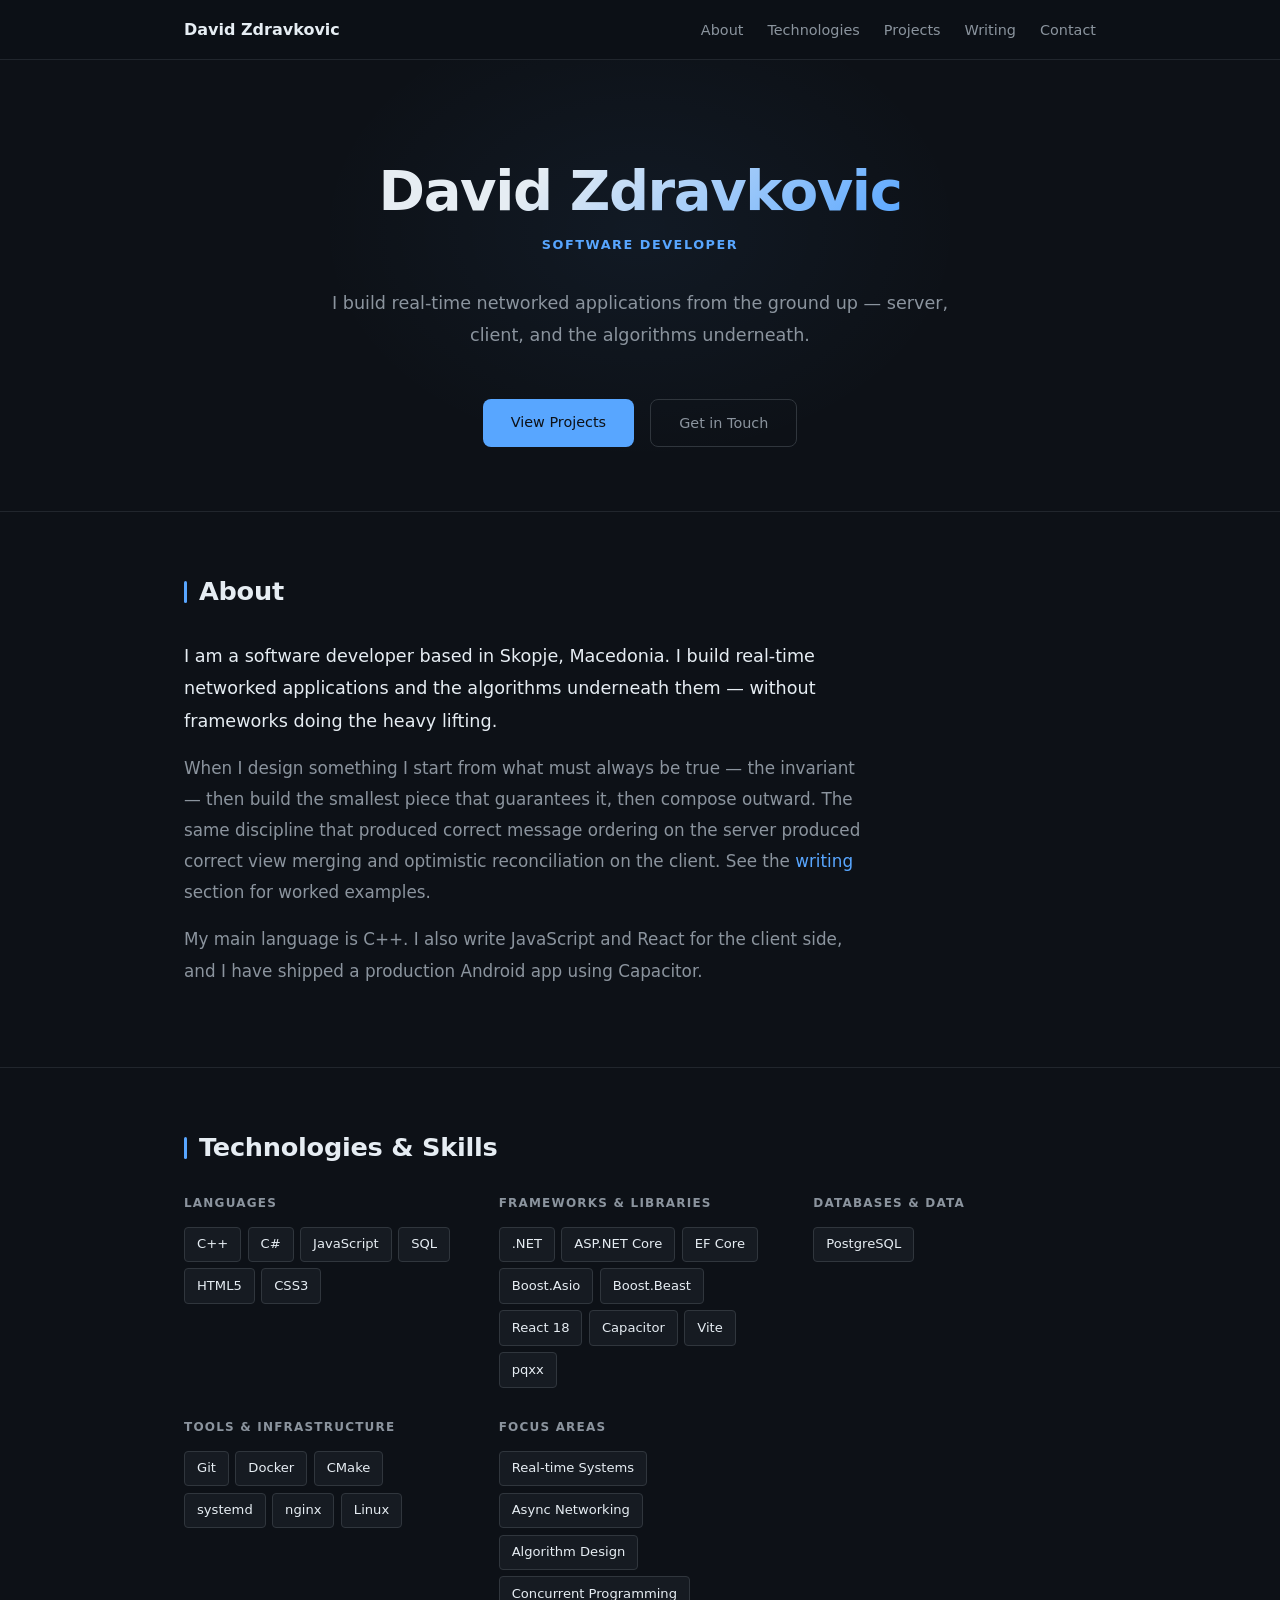
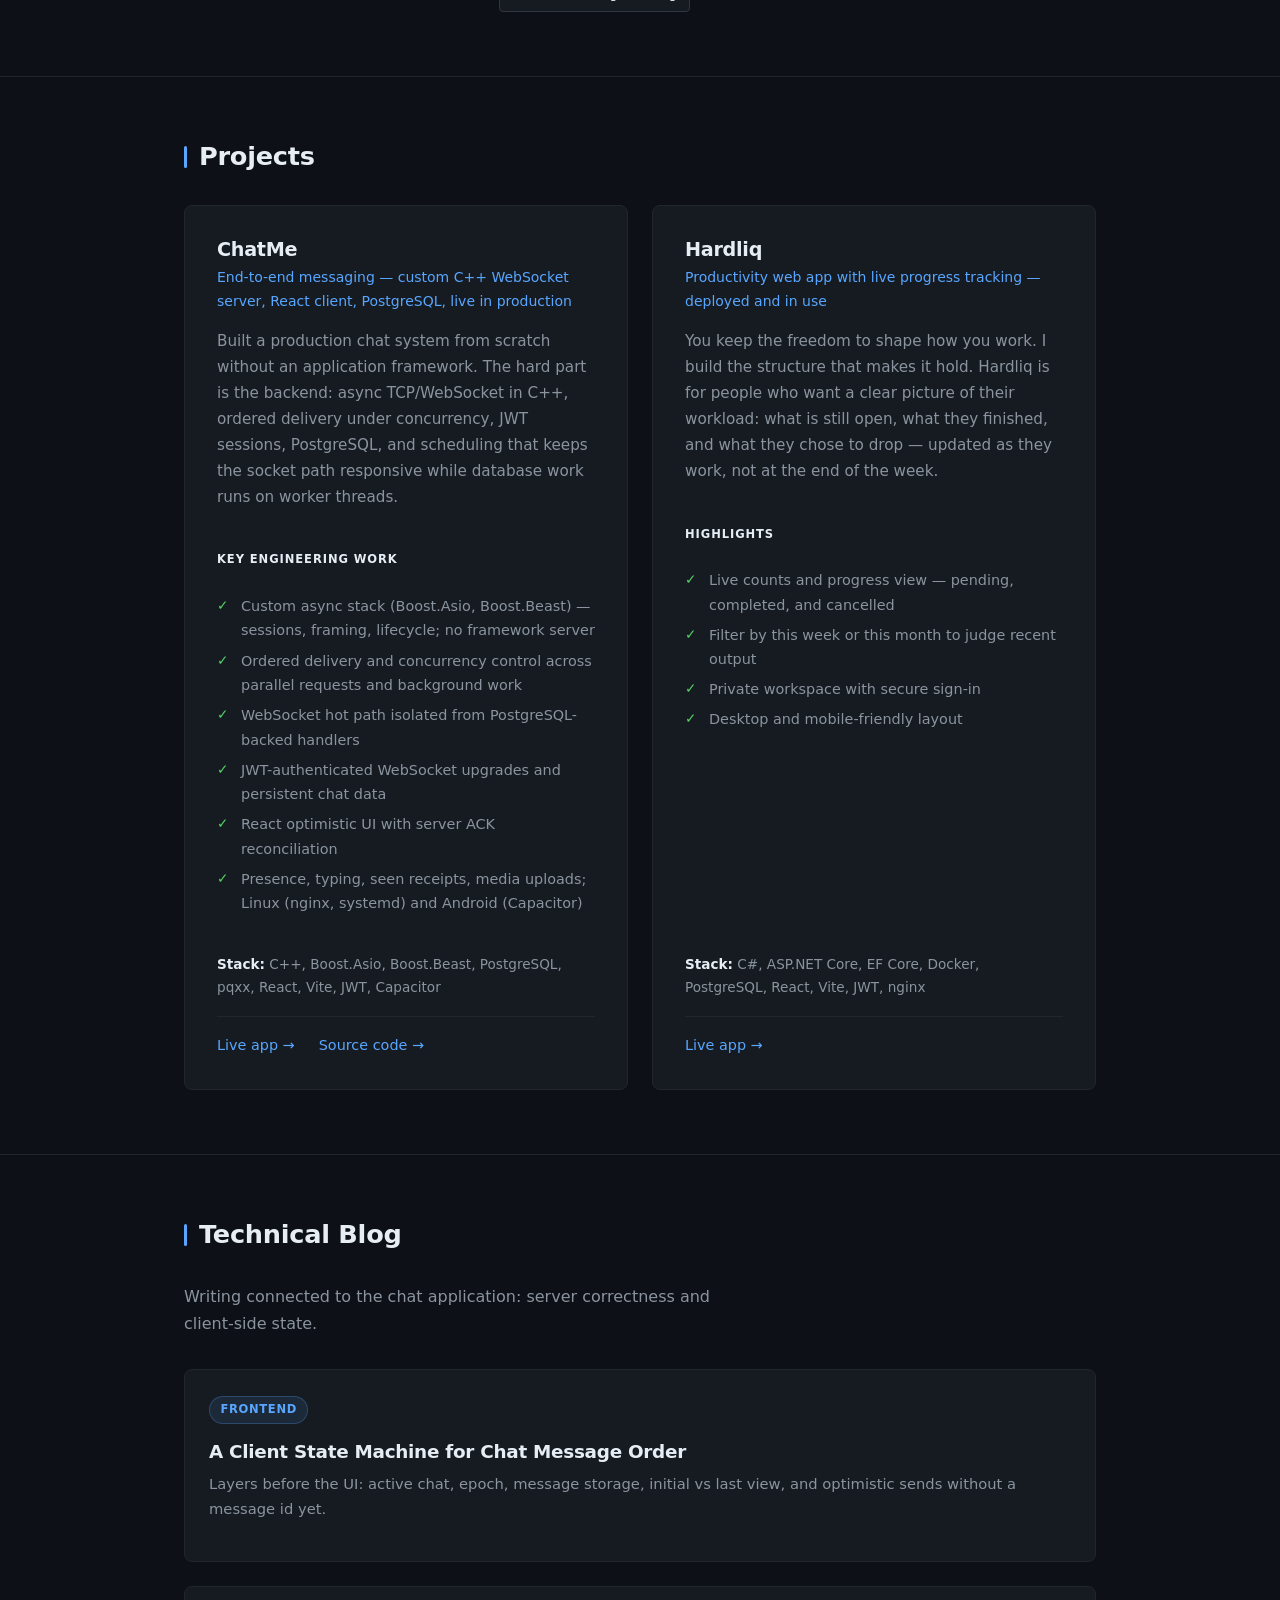
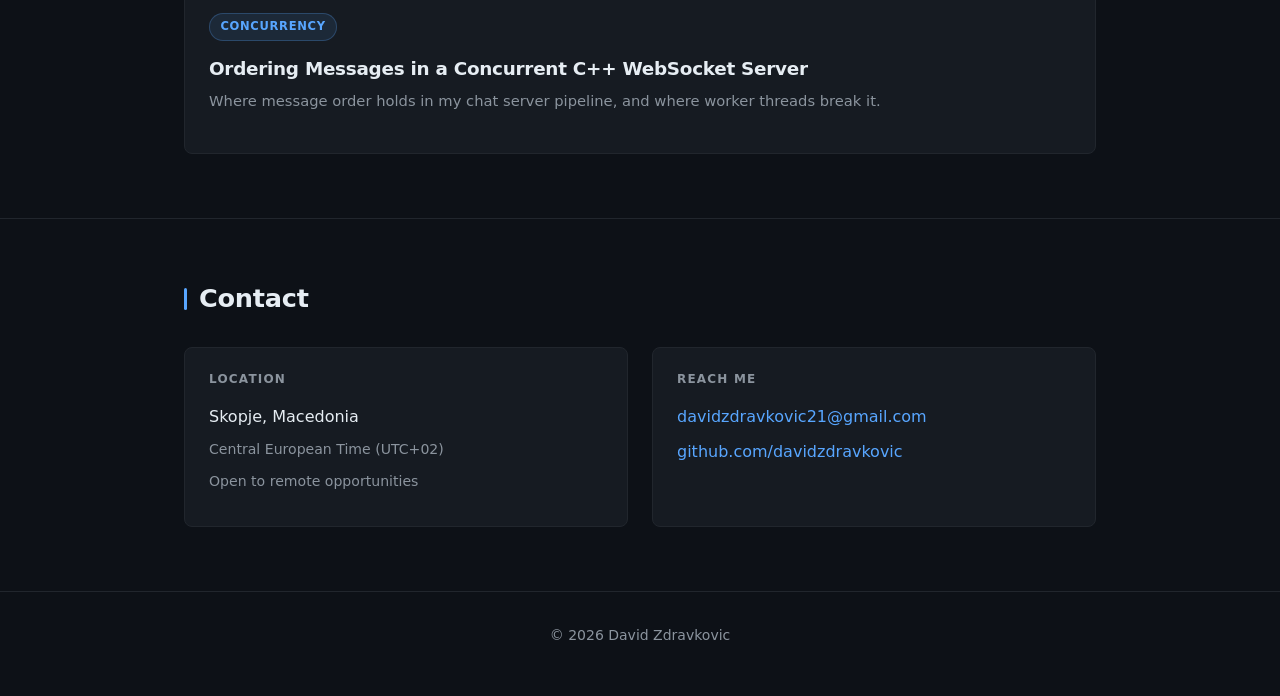
<file: index.html>
<!DOCTYPE html>
<html lang="en">
<head>
    <meta charset="UTF-8">
    <meta name="viewport" content="width=device-width, initial-scale=1.0">
    <title>David Zdravkovic — Software Developer</title>
    <meta name="description" content="David Zdravkovic — software developer building real-time systems in C++ and React. Deployed a WebSocket chat server serving live users.">
    <link rel="stylesheet" href="styles.css">
</head>
<body>

    <nav class="nav">
        <div class="container nav-inner">
            <div class="nav-mobile-header">
                <a href="index.html" class="nav-brand">David Zdravkovic</a>
                <button class="nav-toggle" type="button" aria-controls="nav-links" aria-expanded="false">
                    <span class="nav-toggle-text">Menu</span>
                    <span class="nav-toggle-bars" aria-hidden="true">
                        <span></span><span></span><span></span>
                    </span>
                </button>
            </div>
            <ul class="nav-links" id="nav-links">
                <li><a href="#about">About</a></li>
                <li><a href="#technologies">Technologies</a></li>
                <li><a href="#projects">Projects</a></li>
                <li><a href="#writing">Writing</a></li>
                <li><a href="#contact">Contact</a></li>
            </ul>
        </div>
    </nav>

    <header class="hero">
        <div class="container">
            <h1 class="hero-title">David Zdravkovic</h1>
            <p class="hero-subtitle">Software Developer</p>
            <p class="hero-tagline">I build real-time networked applications from the ground up — server, client, and the algorithms underneath.</p>
            <div class="hero-cta">
                <a href="#projects" class="hero-btn">View Projects</a>
                <a href="#contact" class="hero-btn hero-btn--ghost">Get in Touch</a>
            </div>
        </div>
    </header>

    <main>

        <section id="about" class="section">
            <div class="container">
                <h2 class="section-title">About</h2>
                <div class="about-text">
                    <p>
                        I am a software developer based in Skopje, Macedonia.
                        I build real-time networked applications and the algorithms underneath them —
                        without frameworks doing the heavy lifting.
                    </p>
                    <p>
                        When I design something I start from what must always be true — the invariant —
                        then build the smallest piece that guarantees it, then compose outward. The same
                        discipline that produced correct message ordering on the server produced correct
                        view merging and optimistic reconciliation on the client. See the <a href="#writing">writing</a>
                        section for worked examples.
                    </p>
                    <p>
                        My main language is C++. I also write JavaScript and React for the client side,
                        and I have shipped a production Android app using Capacitor.
                    </p>
                </div>
            </div>
        </section>

        <section id="technologies" class="section">
            <div class="container">
                <h2 class="section-title">Technologies & Skills</h2>

                <div class="tech-categories">

                    <div class="tech-category">
                        <h3 class="tech-category-title">Languages</h3>
                        <ul class="tech-tags">
                            <li class="tech-tag">C++</li>
                            <li class="tech-tag">C#</li>
                            <li class="tech-tag">JavaScript</li>
                            <li class="tech-tag">SQL</li>
                            <li class="tech-tag">HTML5</li>
                            <li class="tech-tag">CSS3</li>
                        </ul>
                    </div>

                    <div class="tech-category" data-accent="purple">
                        <h3 class="tech-category-title">Frameworks & Libraries</h3>
                        <ul class="tech-tags">
                            <li class="tech-tag">.NET</li>
                            <li class="tech-tag">ASP.NET Core</li>
                            <li class="tech-tag">EF Core</li>
                            <li class="tech-tag">Boost.Asio</li>
                            <li class="tech-tag">Boost.Beast</li>
                            <li class="tech-tag">React 18</li>
                            <li class="tech-tag">Capacitor</li>
                            <li class="tech-tag">Vite</li>
                            <li class="tech-tag">pqxx</li>
                        </ul>
                    </div>

                    <div class="tech-category" data-accent="green">
                        <h3 class="tech-category-title">Databases & Data</h3>
                        <ul class="tech-tags">
                            <li class="tech-tag">PostgreSQL</li>
                        </ul>
                    </div>

                    <div class="tech-category" data-accent="orange">
                        <h3 class="tech-category-title">Tools & Infrastructure</h3>
                        <ul class="tech-tags">
                            <li class="tech-tag">Git</li>
                            <li class="tech-tag">Docker</li>
                            <li class="tech-tag">CMake</li>
                            <li class="tech-tag">systemd</li>
                            <li class="tech-tag">nginx</li>
                            <li class="tech-tag">Linux</li>
                        </ul>
                    </div>

                    <div class="tech-category">
                        <h3 class="tech-category-title">Focus Areas</h3>
                        <ul class="tech-tags">
                            <li class="tech-tag">Real-time Systems</li>
                            <li class="tech-tag">Async Networking</li>
                            <li class="tech-tag">Algorithm Design</li>
                            <li class="tech-tag">Concurrent Programming</li>
                        </ul>
                    </div>

                </div>
            </div>
        </section>

        <section id="projects" class="section">
            <div class="container">
                <h2 class="section-title">Projects</h2>

                <div class="projects-grid">

                    <article class="project-card">
                        <h3 class="project-title">ChatMe</h3>
                        <p class="project-subtitle">End-to-end messaging — custom C++ WebSocket server, React client, PostgreSQL, live in production</p>
                        <p class="project-description">
                            Built a production chat system from scratch without an application framework.
                            The hard part is the backend: async TCP/WebSocket in C++, ordered delivery under concurrency,
                            JWT sessions, PostgreSQL, and scheduling that keeps the socket path responsive while
                            database work runs on worker threads.
                        </p>
                        <p class="project-bullets-label">Key engineering work</p>
                        <ul class="project-bullets">
                            <li>Custom async stack (Boost.Asio, Boost.Beast) — sessions, framing, lifecycle; no framework server</li>
                            <li>Ordered delivery and concurrency control across parallel requests and background work</li>
                            <li>WebSocket hot path isolated from PostgreSQL-backed handlers</li>
                            <li>JWT-authenticated WebSocket upgrades and persistent chat data</li>
                            <li>React optimistic UI with server ACK reconciliation</li>
                            <li>Presence, typing, seen receipts, media uploads; Linux (nginx, systemd) and Android (Capacitor)</li>
                        </ul>
                        <p class="project-tech"><strong>Stack:</strong> C++, Boost.Asio, Boost.Beast, PostgreSQL, pqxx, React, Vite, JWT, Capacitor</p>
                        <div class="project-links">
                            <a href="https://connectroom.duckdns.org/" target="_blank" rel="noopener">Live app →</a>
                            <a href="https://github.com/davidzdravkovic/ChatRoom" target="_blank" rel="noopener">Source code →</a>
                        </div>
                    </article>

                    <article class="project-card">
                        <h3 class="project-title">Hardliq</h3>
                        <p class="project-subtitle">Productivity web app with live progress tracking — deployed and in use</p>
                        <p class="project-description">
                            You keep the freedom to shape how you work. I build the structure that makes it hold.
                            Hardliq is for people who want a clear picture of their workload: what is still open,
                            what they finished, and what they chose to drop — updated as they work, not at the end of the week.
                        </p>
                        <p class="project-bullets-label">Highlights</p>
                        <ul class="project-bullets">
                            <li>Live counts and progress view — pending, completed, and cancelled</li>
                            <li>Filter by this week or this month to judge recent output</li>
                            <li>Private workspace with secure sign-in</li>
                            <li>Desktop and mobile-friendly layout</li>
                        </ul>
                        <p class="project-tech"><strong>Stack:</strong> C#, ASP.NET Core, EF Core, Docker, PostgreSQL, React, Vite, JWT, nginx</p>
                        <div class="project-links">
                            <a href="https://taskspace.duckdns.org/" target="_blank" rel="noopener">Live app →</a>
                        </div>
                    </article>

                </div>
            </div>
        </section>

        <section id="writing" class="section">
            <div class="container">
                <h2 class="section-title">Technical Blog</h2>
                <p class="section-tagline">Writing connected to the chat application: server correctness and client-side state.</p>

                <ul class="posts-list">

                    <li>
                        <a href="posts/chat-views-and-storage.html" class="post-card">
                            <span class="post-category">Frontend</span>
                            <h3 class="post-card-title">A Client State Machine for Chat Message Order</h3>
                            <p class="post-card-excerpt">
                                Layers before the UI: active chat, epoch, message storage, initial vs last view, and optimistic sends without a message id yet.
                            </p>
                        </a>
                    </li>

                    <li>
                        <a href="posts/message-ordering.html" class="post-card">
                            <span class="post-category">Concurrency</span>
                            <h3 class="post-card-title">Ordering Messages in a Concurrent C++ WebSocket Server</h3>
                            <p class="post-card-excerpt">
                                Where message order holds in my chat server pipeline, and where worker threads break it.
                            </p>
                        </a>
                    </li>

                    <!-- Add new posts above. Newest first. -->

                </ul>
            </div>
        </section>

        <section id="contact" class="section">
            <div class="container">
                <h2 class="section-title">Contact</h2>
                <div class="contact-grid">

                    <div class="contact-block">
                        <h3 class="contact-block-title">Location</h3>
                        <p>Skopje, Macedonia</p>
                        <p class="contact-block-sub">Central European Time (UTC+02)</p>
                        <p class="contact-block-sub">Open to remote opportunities</p>
                    </div>

                    <div class="contact-block">
                        <h3 class="contact-block-title">Reach Me</h3>
                        <p><a href="mailto:davidzdravkovic21@gmail.com">davidzdravkovic21@gmail.com</a></p>
                        <p><a href="https://github.com/davidzdravkovic" target="_blank" rel="noopener">github.com/davidzdravkovic</a></p>
                    </div>

                </div>
            </div>
        </section>

    </main>

    <footer class="footer">
        <div class="container">
            <p>© 2026 David Zdravkovic</p>
        </div>
    </footer>

    <script>
        (() => {
            const nav = document.querySelector('.nav');
            const toggle = document.querySelector('.nav-toggle');
            const linkList = document.getElementById('nav-links');
            if (!nav || !toggle || !linkList) return;

            const setOpen = (open) => {
                nav.classList.toggle('nav--open', open);
                toggle.setAttribute('aria-expanded', String(open));
            };

            toggle.addEventListener('click', () => {
                setOpen(!nav.classList.contains('nav--open'));
            });

            linkList.addEventListener('click', (e) => {
                const a = e.target.closest('a');
                if (a) setOpen(false);
            });

            document.addEventListener('click', (e) => {
                if (!nav.classList.contains('nav--open')) return;
                if (nav.contains(e.target)) return;
                setOpen(false);
            });

            document.addEventListener('keydown', (e) => {
                if (e.key !== 'Escape') return;
                if (!nav.classList.contains('nav--open')) return;
                setOpen(false);
            });

            window.addEventListener('resize', () => {
                if (window.matchMedia('(min-width: 768px)').matches) setOpen(false);
            });

            /** Highlight nav item for the section currently under the sticky bar */
            const navAnchors = linkList.querySelectorAll('a[href^="#"]');
            let scrollTick = false;

            function syncSectionNavHighlight() {
                scrollTick = false;
                const bottom = nav.getBoundingClientRect().bottom + 6;
                let activeId = '';
                navAnchors.forEach((a) => {
                    const hash = a.getAttribute('href');
                    if (!hash || hash === '#') return;
                    const el = document.getElementById(hash.slice(1));
                    if (!el) return;
                    if (el.getBoundingClientRect().top <= bottom) activeId = hash.slice(1);
                });
                navAnchors.forEach((a) => {
                    const id = a.getAttribute('href').slice(1);
                    const on = id === activeId && activeId !== '';
                    a.classList.toggle('nav-link--active', on);
                    if (on) a.setAttribute('aria-current', 'true');
                    else a.removeAttribute('aria-current');
                });
            }

            function onScrollOrResize() {
                if (!scrollTick) {
                    scrollTick = true;
                    requestAnimationFrame(syncSectionNavHighlight);
                }
            }

            window.addEventListener('scroll', onScrollOrResize, { passive: true });
            window.addEventListener('resize', onScrollOrResize);
            syncSectionNavHighlight();
        })();
    </script>

</body>
</html>
</file>
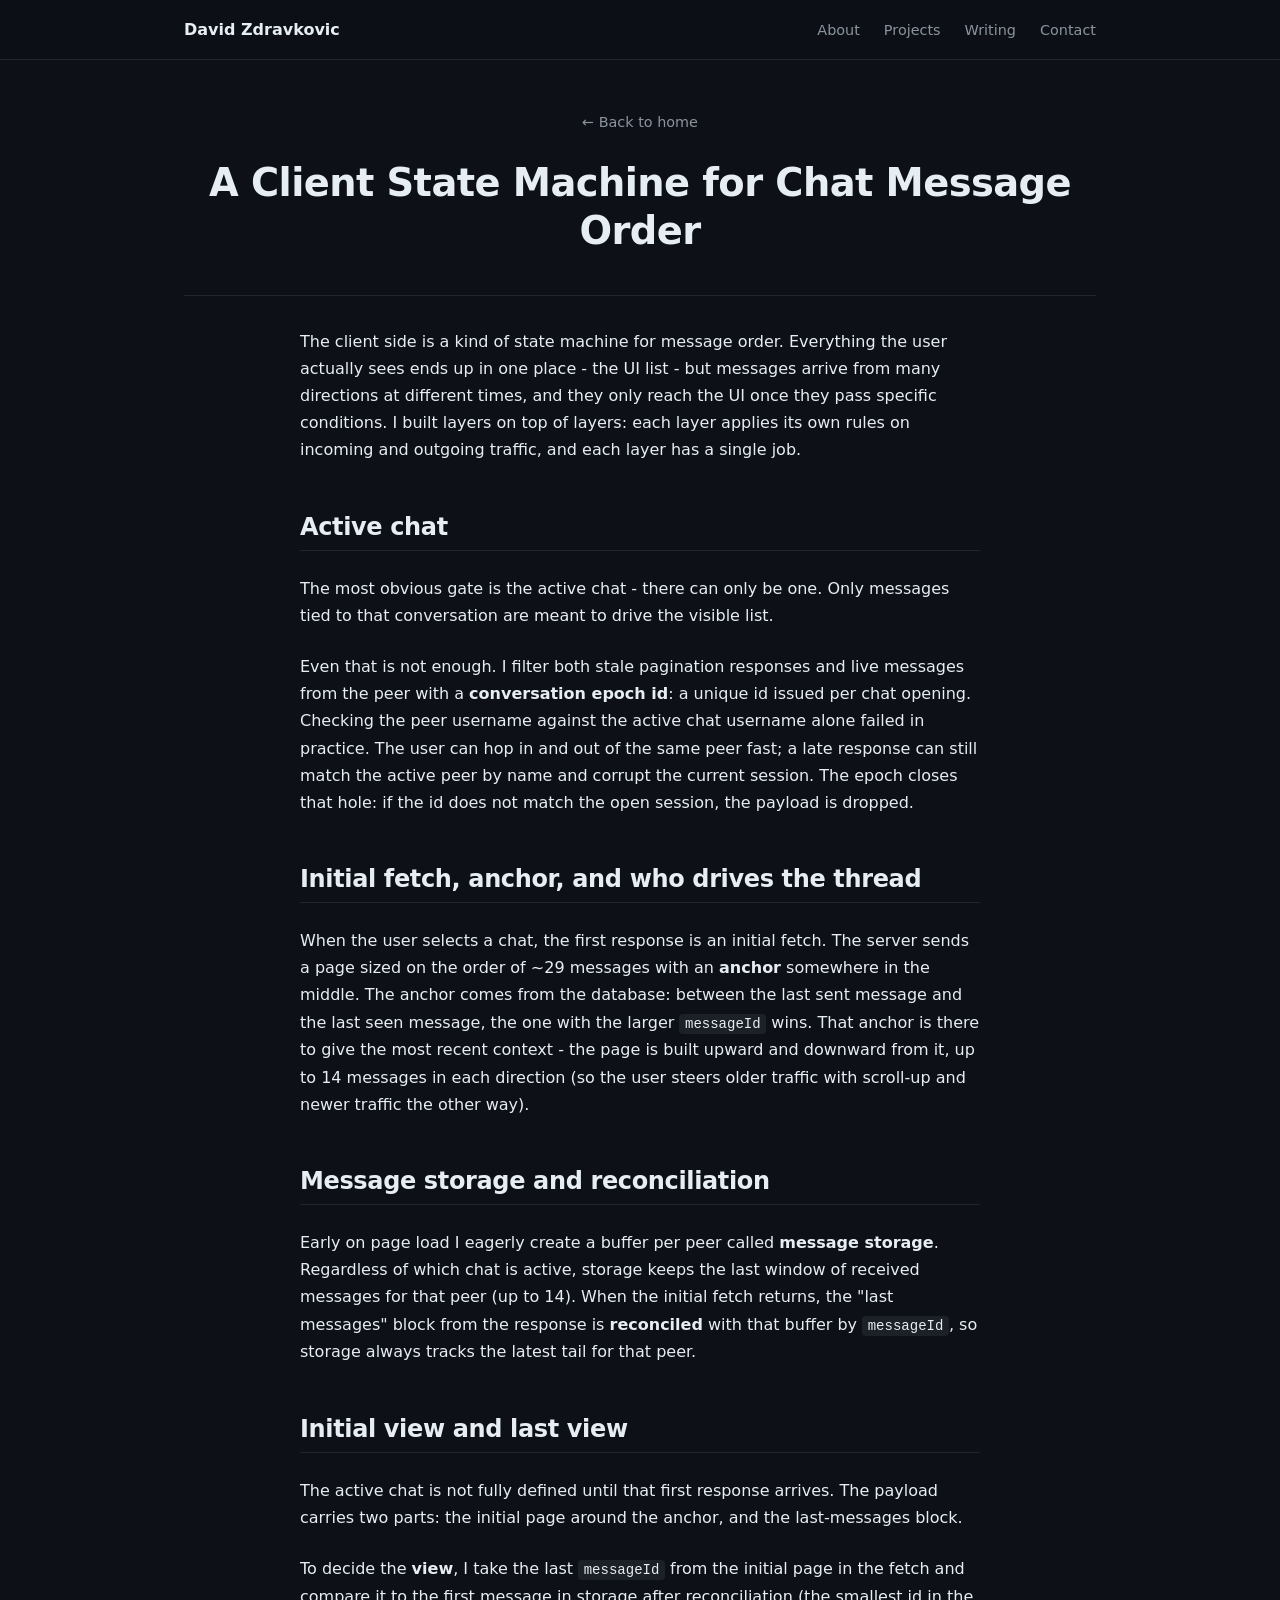
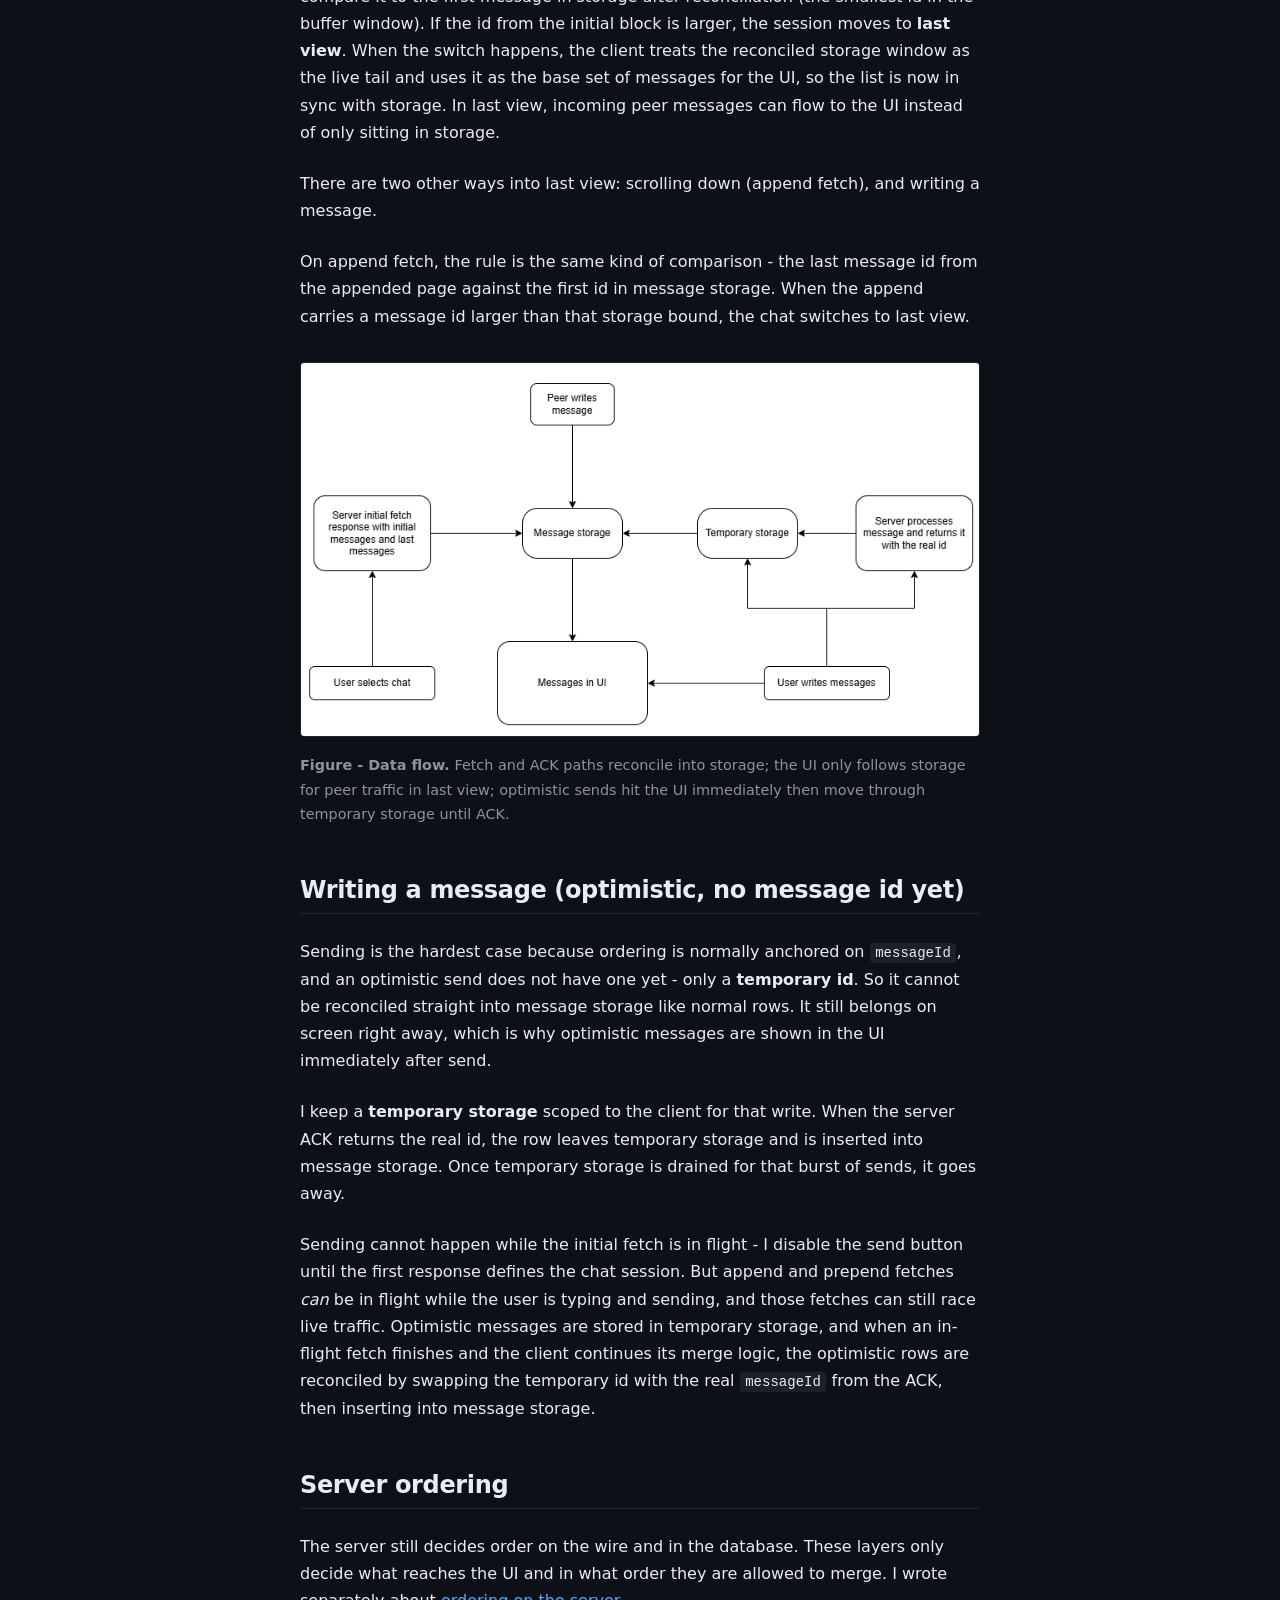
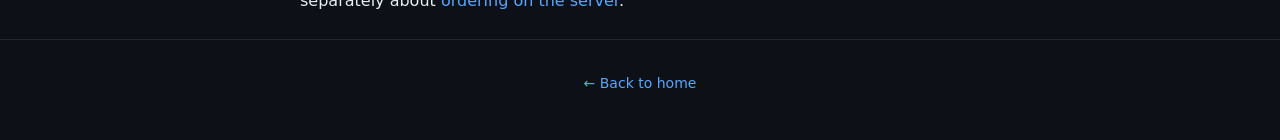
<file: posts/chat-views-and-storage.html>
<!DOCTYPE html>
<html lang="en">
<head>
    <meta charset="UTF-8">
    <meta name="viewport" content="width=device-width, initial-scale=1.0">
    <title>A Client State Machine for Chat Message Order - David Zdravkovic</title>
    <meta name="description" content="Layers, active chat, epoch, message storage, initial vs last view, and optimistic sends in my React chat client.">
    <link rel="stylesheet" href="../styles.css">
</head>
<body class="post-page">

    <nav class="nav">
        <div class="container nav-inner">
            <div class="nav-mobile-header">
                <a href="../index.html" class="nav-brand">David Zdravkovic</a>
                <button class="nav-toggle" type="button" aria-controls="nav-links" aria-expanded="false">
                    <span class="nav-toggle-text">Menu</span>
                    <span class="nav-toggle-bars" aria-hidden="true">
                        <span></span><span></span><span></span>
                    </span>
                </button>
            </div>
            <ul class="nav-links" id="nav-links">
                <li><a href="../index.html#about">About</a></li>
                <li><a href="../index.html#projects">Projects</a></li>
                <li><a href="../index.html#writing">Writing</a></li>
                <li><a href="../index.html#contact">Contact</a></li>
            </ul>
        </div>
    </nav>

    <main class="container">
        <article>

            <header class="post-header">
                <a href="../index.html" class="back-link">← Back to home</a>
                <h1 class="post-title">A Client State Machine for Chat Message Order</h1>
            </header>

            <div class="post-body">

                <p>The client side is a kind of state machine for message order. Everything the user actually sees ends up in one place - the UI list - but messages arrive from many directions at different times, and they only reach the UI once they pass specific conditions. I built layers on top of layers: each layer applies its own rules on incoming and outgoing traffic, and each layer has a single job.</p>

                <h2>Active chat</h2>

                <p>The most obvious gate is the active chat - there can only be one. Only messages tied to that conversation are meant to drive the visible list.</p>

                <p>Even that is not enough. I filter both stale pagination responses and live messages from the peer with a <strong>conversation epoch id</strong>: a unique id issued per chat opening. Checking the peer username against the active chat username alone failed in practice. The user can hop in and out of the same peer fast; a late response can still match the active peer by name and corrupt the current session. The epoch closes that hole: if the id does not match the open session, the payload is dropped.</p>

                <h2>Initial fetch, anchor, and who drives the thread</h2>

                <p>When the user selects a chat, the first response is an initial fetch. The server sends a page sized on the order of ~29 messages with an <strong>anchor</strong> somewhere in the middle. The anchor comes from the database: between the last sent message and the last seen message, the one with the larger <code>messageId</code> wins. That anchor is there to give the most recent context - the page is built upward and downward from it, up to 14 messages in each direction (so the user steers older traffic with scroll-up and newer traffic the other way).</p>

                <h2>Message storage and reconciliation</h2>

                <p>Early on page load I eagerly create a buffer per peer called <strong>message storage</strong>. Regardless of which chat is active, storage keeps the last window of received messages for that peer (up to 14). When the initial fetch returns, the &quot;last messages&quot; block from the response is <strong>reconciled</strong> with that buffer by <code>messageId</code>, so storage always tracks the latest tail for that peer.</p>

                <h2>Initial view and last view</h2>

                <p>The active chat is not fully defined until that first response arrives. The payload carries two parts: the initial page around the anchor, and the last-messages block.</p>

                <p>To decide the <strong>view</strong>, I take the last <code>messageId</code> from the initial page in the fetch and compare it to the first message in storage after reconciliation (the smallest id in the buffer window). If the id from the initial block is larger, the session moves to <strong>last view</strong>. When the switch happens, the client treats the reconciled storage window as the live tail and uses it as the base set of messages for the UI, so the list is now in sync with storage. In last view, incoming peer messages can flow to the UI instead of only sitting in storage.</p>

                <p>There are two other ways into last view: scrolling down (append fetch), and writing a message.</p>

                <p>On append fetch, the rule is the same kind of comparison - the last message id from the appended page against the first id in message storage. When the append carries a message id larger than that storage bound, the chat switches to last view.</p>

                <figure class="wide">
                    <img src="../images/chat-client-flow.png" width="860" height="560" alt="Data flow through storage, temporary buffer, and UI.">
                    <figcaption><strong>Figure - Data flow.</strong> Fetch and ACK paths reconcile into storage; the UI only follows storage for peer traffic in last view; optimistic sends hit the UI immediately then move through temporary storage until ACK.</figcaption>
                </figure>

                <h2>Writing a message (optimistic, no message id yet)</h2>

                <p>Sending is the hardest case because ordering is normally anchored on <code>messageId</code>, and an optimistic send does not have one yet - only a <strong>temporary id</strong>. So it cannot be reconciled straight into message storage like normal rows. It still belongs on screen right away, which is why optimistic messages are shown in the UI immediately after send.</p>

                <p>I keep a <strong>temporary storage</strong> scoped to the client for that write. When the server ACK returns the real id, the row leaves temporary storage and is inserted into message storage. Once temporary storage is drained for that burst of sends, it goes away.</p>

                <p>Sending cannot happen while the initial fetch is in flight - I disable the send button until the first response defines the chat session. But append and prepend fetches <em>can</em> be in flight while the user is typing and sending, and those fetches can still race live traffic. Optimistic messages are stored in temporary storage, and when an in-flight fetch finishes and the client continues its merge logic, the optimistic rows are reconciled by swapping the temporary id with the real <code>messageId</code> from the ACK, then inserting into message storage.</p>

                <h2>Server ordering</h2>

                <p>The server still decides order on the wire and in the database. These layers only decide what reaches the UI and in what order they are allowed to merge. I wrote separately about <a href="message-ordering.html">ordering on the server</a>.</p>

            </div>
        </article>
    </main>

    <footer class="footer">
        <div class="container">
            <p><a href="../index.html">← Back to home</a></p>
        </div>
    </footer>

    <script>
        (() => {
            const nav = document.querySelector('.nav');
            const toggle = document.querySelector('.nav-toggle');
            const links = document.getElementById('nav-links');
            if (!nav || !toggle || !links) return;

            const setOpen = (open) => {
                nav.classList.toggle('nav--open', open);
                toggle.setAttribute('aria-expanded', String(open));
            };

            toggle.addEventListener('click', () => {
                setOpen(!nav.classList.contains('nav--open'));
            });

            links.addEventListener('click', (e) => {
                const a = e.target.closest('a');
                if (a) setOpen(false);
            });

            document.addEventListener('click', (e) => {
                if (!nav.classList.contains('nav--open')) return;
                if (nav.contains(e.target)) return;
                setOpen(false);
            });

            document.addEventListener('keydown', (e) => {
                if (e.key !== 'Escape') return;
                if (!nav.classList.contains('nav--open')) return;
                setOpen(false);
            });

            window.addEventListener('resize', () => {
                if (window.matchMedia('(min-width: 768px)').matches) setOpen(false);
            });
        })();
    </script>

</body>
</html>
</file>
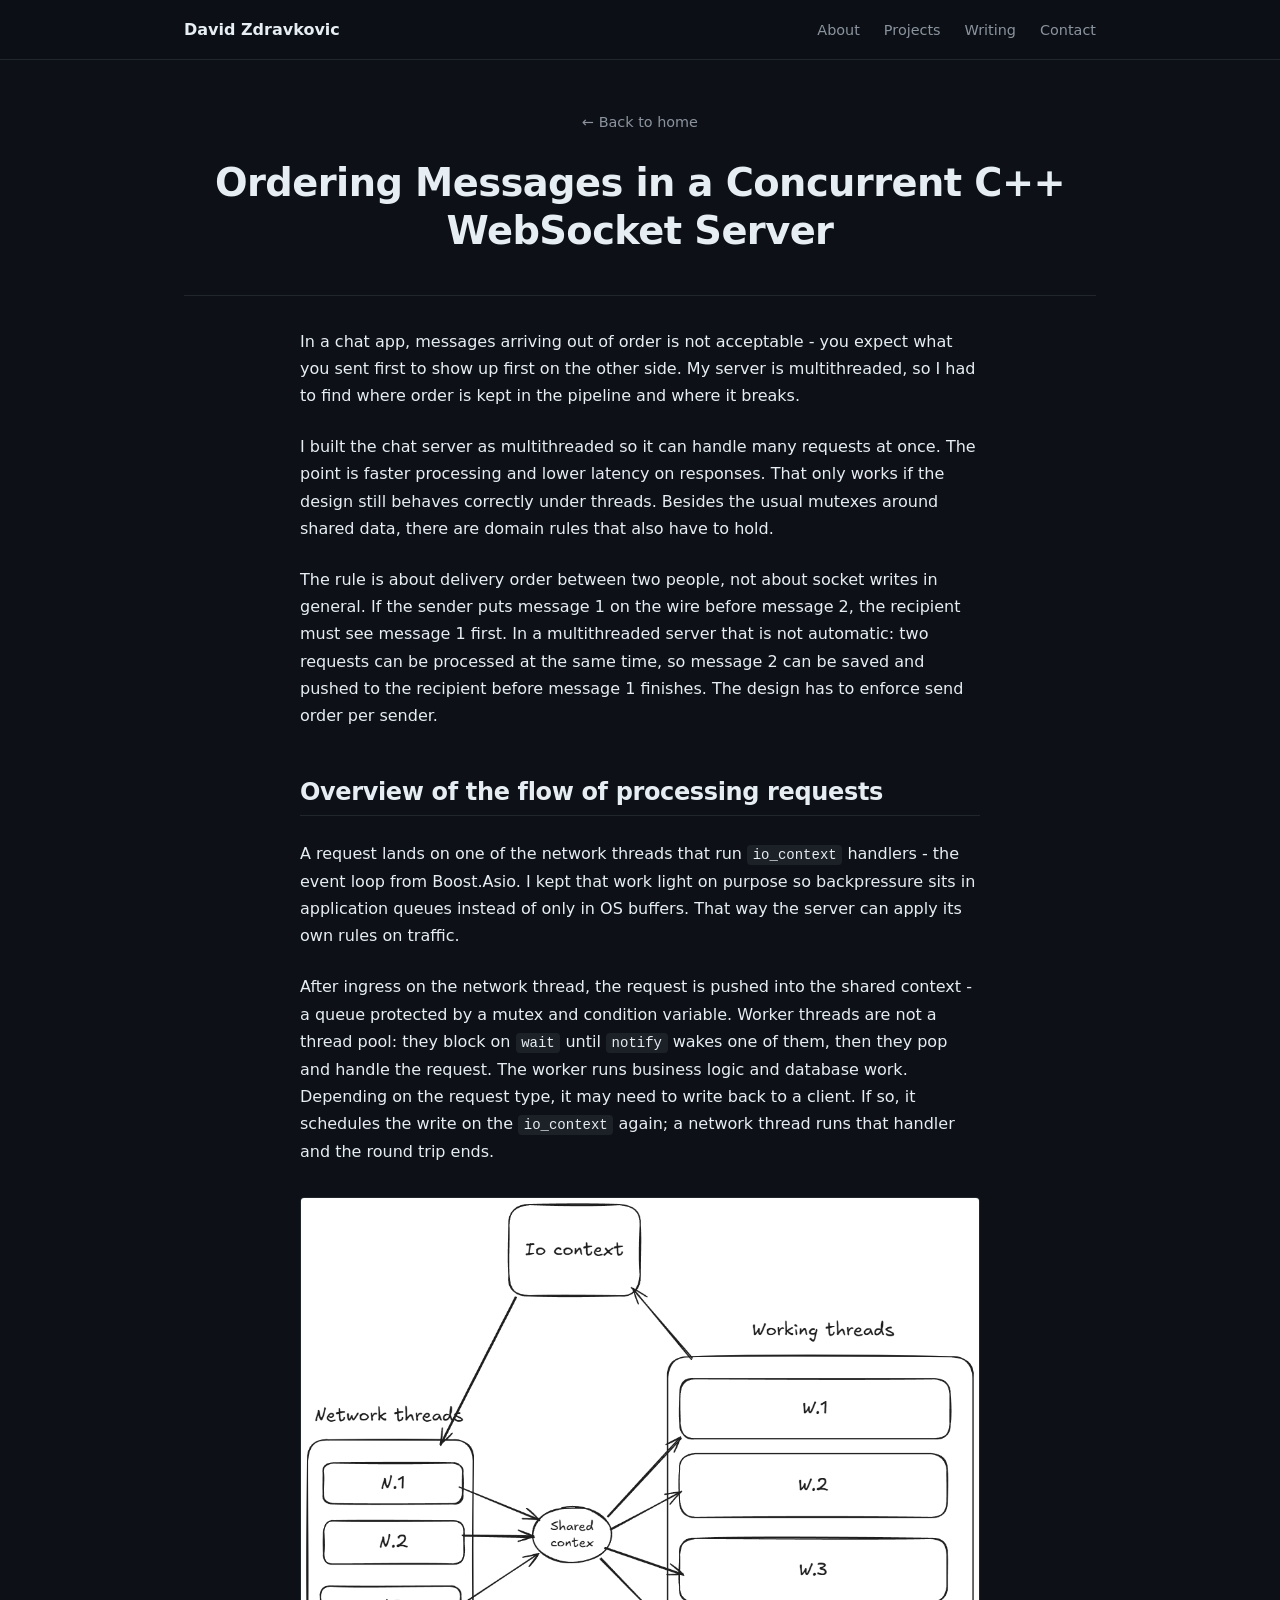
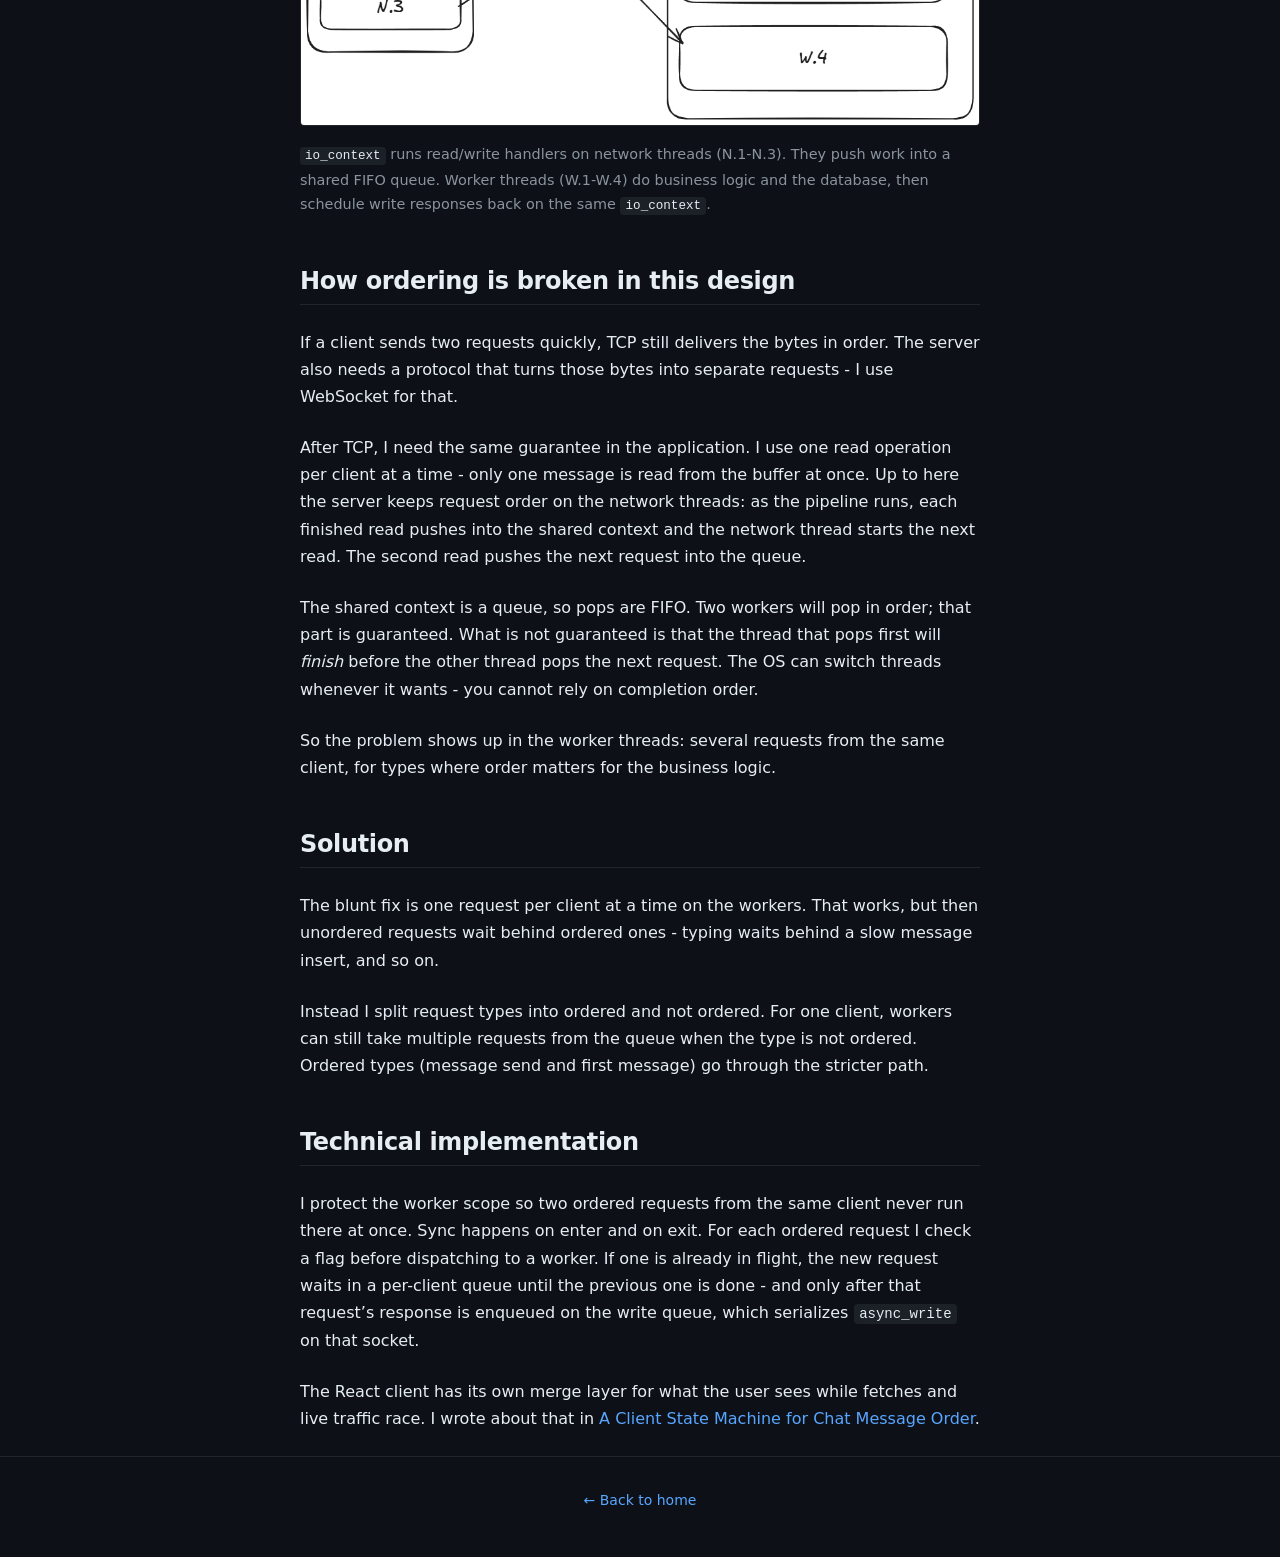
<file: posts/message-ordering.html>
<!DOCTYPE html>
<html lang="en">
<head>
    <meta charset="UTF-8">
    <meta name="viewport" content="width=device-width, initial-scale=1.0">
    <title>Ordering Messages in a Concurrent C++ WebSocket Server - David Zdravkovic</title>
    <meta name="description" content="Where message order holds in my chat server pipeline, and where worker threads break it.">
    <link rel="stylesheet" href="../styles.css">
</head>
<body class="post-page">

    <nav class="nav">
        <div class="container nav-inner">
            <div class="nav-mobile-header">
                <a href="../index.html" class="nav-brand">David Zdravkovic</a>
                <button class="nav-toggle" type="button" aria-controls="nav-links" aria-expanded="false">
                    <span class="nav-toggle-text">Menu</span>
                    <span class="nav-toggle-bars" aria-hidden="true">
                        <span></span><span></span><span></span>
                    </span>
                </button>
            </div>
            <ul class="nav-links" id="nav-links">
                <li><a href="../index.html#about">About</a></li>
                <li><a href="../index.html#projects">Projects</a></li>
                <li><a href="../index.html#writing">Writing</a></li>
                <li><a href="../index.html#contact">Contact</a></li>
            </ul>
        </div>
    </nav>

    <main class="container">
        <article>

            <header class="post-header">
                <a href="../index.html" class="back-link">← Back to home</a>
                <h1 class="post-title">Ordering Messages in a Concurrent C++ WebSocket Server</h1>
            </header>

            <div class="post-body">

                <p>In a chat app, messages arriving out of order is not acceptable - you expect what you sent first to show up first on the other side. My server is multithreaded, so I had to find where order is kept in the pipeline and where it breaks.</p>

                <p>I built the chat server as multithreaded so it can handle many requests at once. The point is faster processing and lower latency on responses. That only works if the design still behaves correctly under threads. Besides the usual mutexes around shared data, there are domain rules that also have to hold.</p>

                <p>The rule is about delivery order between two people, not about socket writes in general. If the sender puts message 1 on the wire before message 2, the recipient must see message 1 first. In a multithreaded server that is not automatic: two requests can be processed at the same time, so message 2 can be saved and pushed to the recipient before message 1 finishes. The design has to enforce send order per sender.</p>

                <h2>Overview of the flow of processing requests</h2>

                <p>A request lands on one of the network threads that run <code>io_context</code> handlers - the event loop from Boost.Asio. I kept that work light on purpose so backpressure sits in application queues instead of only in OS buffers. That way the server can apply its own rules on traffic.</p>

                <p>After ingress on the network thread, the request is pushed into the shared context - a queue protected by a mutex and condition variable. Worker threads are not a thread pool: they block on <code>wait</code> until <code>notify</code> wakes one of them, then they pop and handle the request. The worker runs business logic and database work. Depending on the request type, it may need to write back to a client. If so, it schedules the write on the <code>io_context</code> again; a network thread runs that handler and the round trip ends.</p>

                <figure>
                    <img src="../images/chatserver_diagram.png" width="720" height="420" alt="io_context, network threads, shared queue, worker threads, and write responses scheduled back to io_context.">
                    <figcaption><code>io_context</code> runs read/write handlers on network threads (N.1-N.3). They push work into a shared FIFO queue. Worker threads (W.1-W.4) do business logic and the database, then schedule write responses back on the same <code>io_context</code>.</figcaption>
                </figure>

                <h2>How ordering is broken in this design</h2>

                <p>If a client sends two requests quickly, TCP still delivers the bytes in order. The server also needs a protocol that turns those bytes into separate requests - I use WebSocket for that.</p>

                <p>After TCP, I need the same guarantee in the application. I use one read operation per client at a time - only one message is read from the buffer at once. Up to here the server keeps request order on the network threads: as the pipeline runs, each finished read pushes into the shared context and the network thread starts the next read. The second read pushes the next request into the queue.</p>

                <p>The shared context is a queue, so pops are FIFO. Two workers will pop in order; that part is guaranteed. What is not guaranteed is that the thread that pops first will <em>finish</em> before the other thread pops the next request. The OS can switch threads whenever it wants - you cannot rely on completion order.</p>

                <p>So the problem shows up in the worker threads: several requests from the same client, for types where order matters for the business logic.</p>

                <h2>Solution</h2>

                <p>The blunt fix is one request per client at a time on the workers. That works, but then unordered requests wait behind ordered ones - typing waits behind a slow message insert, and so on.</p>

                <p>Instead I split request types into ordered and not ordered. For one client, workers can still take multiple requests from the queue when the type is not ordered. Ordered types (message send and first message) go through the stricter path.</p>

                <h2>Technical implementation</h2>

                <p>I protect the worker scope so two ordered requests from the same client never run there at once. Sync happens on enter and on exit. For each ordered request I check a flag before dispatching to a worker. If one is already in flight, the new request waits in a per-client queue until the previous one is done - and only after that request’s response is enqueued on the write queue, which serializes <code>async_write</code> on that socket.</p>

                <p>The React client has its own merge layer for what the user sees while fetches and live traffic race. I wrote about that in <a href="chat-views-and-storage.html">A Client State Machine for Chat Message Order</a>.</p>

            </div>
        </article>
    </main>

    <footer class="footer">
        <div class="container">
            <p><a href="../index.html">← Back to home</a></p>
        </div>
    </footer>

    <script>
        (() => {
            const nav = document.querySelector('.nav');
            const toggle = document.querySelector('.nav-toggle');
            const links = document.getElementById('nav-links');
            if (!nav || !toggle || !links) return;

            const setOpen = (open) => {
                nav.classList.toggle('nav--open', open);
                toggle.setAttribute('aria-expanded', String(open));
            };

            toggle.addEventListener('click', () => {
                setOpen(!nav.classList.contains('nav--open'));
            });

            links.addEventListener('click', (e) => {
                const a = e.target.closest('a');
                if (a) setOpen(false);
            });

            document.addEventListener('click', (e) => {
                if (!nav.classList.contains('nav--open')) return;
                if (nav.contains(e.target)) return;
                setOpen(false);
            });

            document.addEventListener('keydown', (e) => {
                if (e.key !== 'Escape') return;
                if (!nav.classList.contains('nav--open')) return;
                setOpen(false);
            });

            window.addEventListener('resize', () => {
                if (window.matchMedia('(min-width: 768px)').matches) setOpen(false);
            });
        })();
    </script>

</body>
</html>
</file>
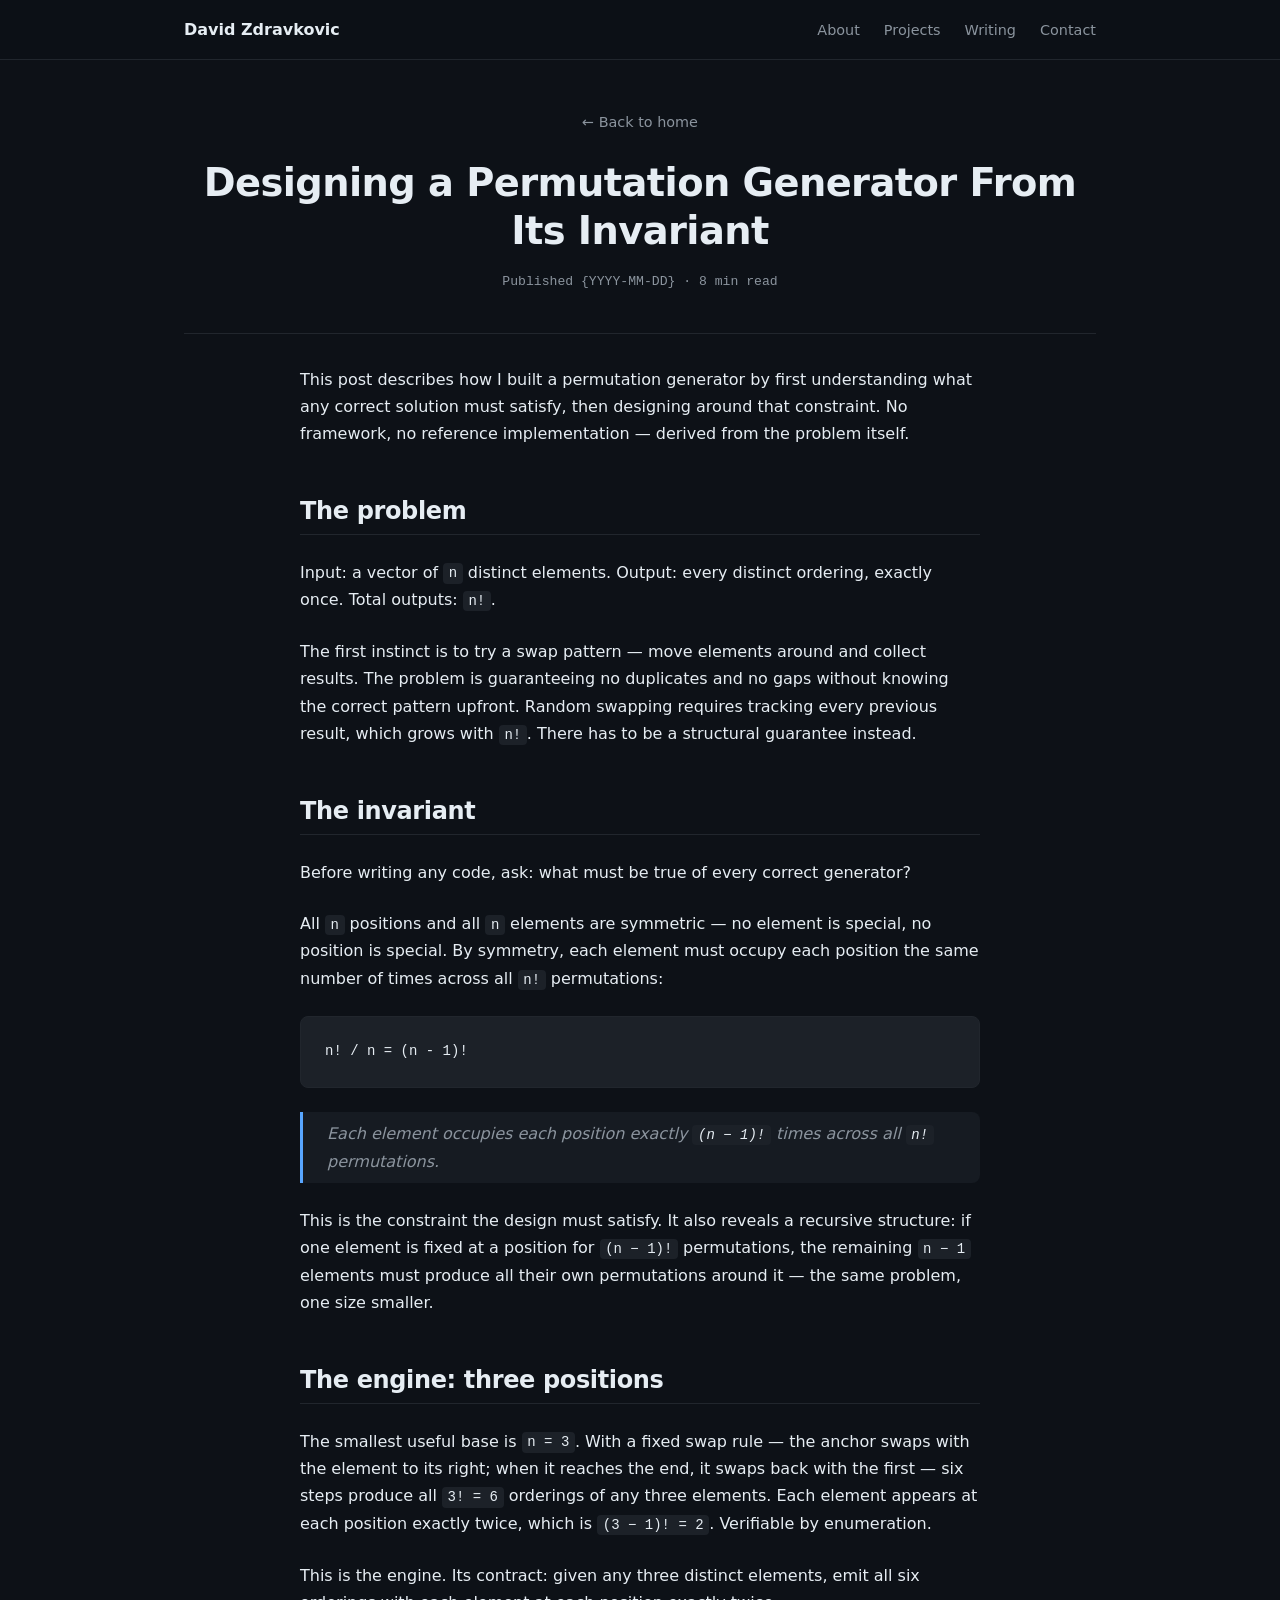
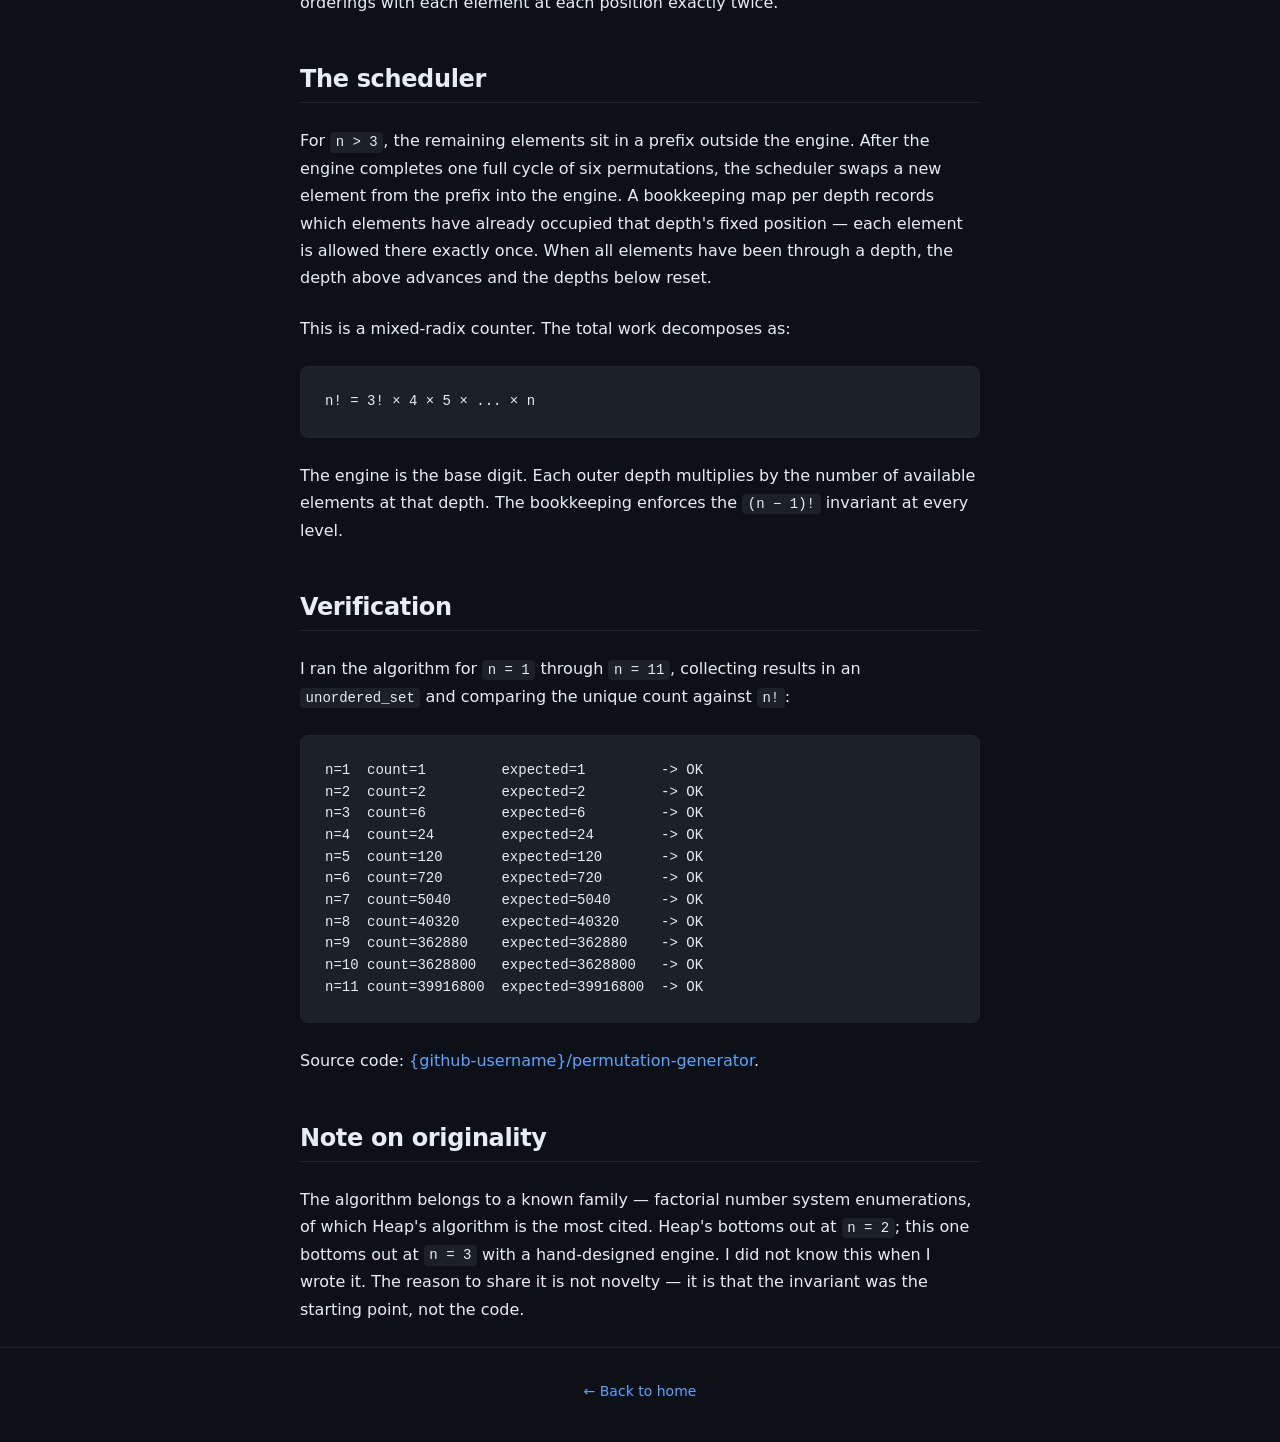
<file: posts/permutation-generator.html>
<!DOCTYPE html>
<html lang="en">
<head>
    <meta charset="UTF-8">
    <meta name="viewport" content="width=device-width, initial-scale=1.0">
    <title>Designing a Permutation Generator From Its Invariant — David Zdravkovic</title>
    <meta name="description" content="A worked example of how I derive algorithms from invariants. Blocks protect local invariants; orchestration is the system design.">
    <link rel="stylesheet" href="../styles.css">
</head>
<body class="post-page">

    <nav class="nav">
        <div class="container nav-inner">
            <div class="nav-mobile-header">
                <a href="../index.html" class="nav-brand">David Zdravkovic</a>
                <button class="nav-toggle" type="button" aria-controls="nav-links" aria-expanded="false">
                    <span class="nav-toggle-text">Menu</span>
                    <span class="nav-toggle-bars" aria-hidden="true">
                        <span></span><span></span><span></span>
                    </span>
                </button>
            </div>
            <ul class="nav-links" id="nav-links">
                <li><a href="../index.html#about">About</a></li>
                <li><a href="../index.html#projects">Projects</a></li>
                <li><a href="../index.html#writing">Writing</a></li>
                <li><a href="../index.html#contact">Contact</a></li>
            </ul>
        </div>
    </nav>

    <main class="container">
        <article>

            <header class="post-header">
                <a href="../index.html" class="back-link">← Back to home</a>
                <h1 class="post-title">Designing a Permutation Generator From Its Invariant</h1>
                <p class="post-meta">Published {YYYY-MM-DD} · 8 min read</p>
            </header>

            <div class="post-body">

                <p>This post describes how I built a permutation generator by first understanding what any correct solution must satisfy, then designing around that constraint. No framework, no reference implementation — derived from the problem itself.</p>

                <h2>The problem</h2>

                <p>Input: a vector of <code>n</code> distinct elements. Output: every distinct ordering, exactly once. Total outputs: <code>n!</code>.</p>

                <p>The first instinct is to try a swap pattern — move elements around and collect results. The problem is guaranteeing no duplicates and no gaps without knowing the correct pattern upfront. Random swapping requires tracking every previous result, which grows with <code>n!</code>. There has to be a structural guarantee instead.</p>

                <h2>The invariant</h2>

                <p>Before writing any code, ask: what must be true of every correct generator?</p>

                <p>All <code>n</code> positions and all <code>n</code> elements are symmetric — no element is special, no position is special. By symmetry, each element must occupy each position the same number of times across all <code>n!</code> permutations:</p>

                <pre><code>n! / n = (n - 1)!</code></pre>

                <blockquote>
                    Each element occupies each position exactly <code>(n − 1)!</code> times across all <code>n!</code> permutations.
                </blockquote>

                <p>This is the constraint the design must satisfy. It also reveals a recursive structure: if one element is fixed at a position for <code>(n − 1)!</code> permutations, the remaining <code>n − 1</code> elements must produce all their own permutations around it — the same problem, one size smaller.</p>

                <h2>The engine: three positions</h2>

                <p>The smallest useful base is <code>n = 3</code>. With a fixed swap rule — the anchor swaps with the element to its right; when it reaches the end, it swaps back with the first — six steps produce all <code>3! = 6</code> orderings of any three elements. Each element appears at each position exactly twice, which is <code>(3 − 1)! = 2</code>. Verifiable by enumeration.</p>

                <p>This is the engine. Its contract: given any three distinct elements, emit all six orderings with each element at each position exactly twice.</p>

                <h2>The scheduler</h2>

                <p>For <code>n &gt; 3</code>, the remaining elements sit in a prefix outside the engine. After the engine completes one full cycle of six permutations, the scheduler swaps a new element from the prefix into the engine. A bookkeeping map per depth records which elements have already occupied that depth's fixed position — each element is allowed there exactly once. When all elements have been through a depth, the depth above advances and the depths below reset.</p>

                <p>This is a mixed-radix counter. The total work decomposes as:</p>

                <pre><code>n! = 3! × 4 × 5 × ... × n</code></pre>

                <p>The engine is the base digit. Each outer depth multiplies by the number of available elements at that depth. The bookkeeping enforces the <code>(n − 1)!</code> invariant at every level.</p>

                <h2>Verification</h2>

                <p>I ran the algorithm for <code>n = 1</code> through <code>n = 11</code>, collecting results in an <code>unordered_set</code> and comparing the unique count against <code>n!</code>:</p>

<pre><code>n=1  count=1         expected=1         -&gt; OK
n=2  count=2         expected=2         -&gt; OK
n=3  count=6         expected=6         -&gt; OK
n=4  count=24        expected=24        -&gt; OK
n=5  count=120       expected=120       -&gt; OK
n=6  count=720       expected=720       -&gt; OK
n=7  count=5040      expected=5040      -&gt; OK
n=8  count=40320     expected=40320     -&gt; OK
n=9  count=362880    expected=362880    -&gt; OK
n=10 count=3628800   expected=3628800   -&gt; OK
n=11 count=39916800  expected=39916800  -&gt; OK</code></pre>

                <p>Source code: <a href="{permutation-generator-repo-url}" target="_blank" rel="noopener">{github-username}/permutation-generator</a>.</p>

                <h2>Note on originality</h2>

                <p>The algorithm belongs to a known family — factorial number system enumerations, of which Heap's algorithm is the most cited. Heap's bottoms out at <code>n = 2</code>; this one bottoms out at <code>n = 3</code> with a hand-designed engine. I did not know this when I wrote it. The reason to share it is not novelty — it is that the invariant was the starting point, not the code.</p>

            </div>
        </article>
    </main>

    <footer class="footer">
        <div class="container">
            <p><a href="../index.html">← Back to home</a></p>
        </div>
    </footer>

    <script>
        (() => {
            const nav = document.querySelector('.nav');
            const toggle = document.querySelector('.nav-toggle');
            const links = document.getElementById('nav-links');
            if (!nav || !toggle || !links) return;

            const setOpen = (open) => {
                nav.classList.toggle('nav--open', open);
                toggle.setAttribute('aria-expanded', String(open));
            };

            toggle.addEventListener('click', () => {
                setOpen(!nav.classList.contains('nav--open'));
            });

            links.addEventListener('click', (e) => {
                const a = e.target.closest('a');
                if (a) setOpen(false);
            });

            document.addEventListener('click', (e) => {
                if (!nav.classList.contains('nav--open')) return;
                if (nav.contains(e.target)) return;
                setOpen(false);
            });

            document.addEventListener('keydown', (e) => {
                if (e.key !== 'Escape') return;
                if (!nav.classList.contains('nav--open')) return;
                setOpen(false);
            });

            window.addEventListener('resize', () => {
                if (window.matchMedia('(min-width: 768px)').matches) setOpen(false);
            });
        })();
    </script>

</body>
</html>
</file>
<file: styles.css>
/* =============================================================================
   Reset
============================================================================= */
*, *::before, *::after {
    box-sizing: border-box;
    margin: 0;
    padding: 0;
}

/* =============================================================================
   Theme tokens
============================================================================= */
:root {
    --bg: #0d1117;
    --bg-elevated: #161b22;
    --bg-card: #161b22;
    --bg-code: #1c2128;
    --border: #21262d;
    --border-strong: #30363d;
    --text: #e6edf3;
    --text-muted: #8b949e;
    --accent: #58a6ff;
    --accent-hover: #79b8ff;
    --accent-purple: #a78bfa;
    --accent-green: #56d364;
    --accent-orange: #f0883e;
    --warning: #d29922;
    --container: 960px;
    --container-narrow: 680px;
    --radius: 8px;
    --radius-sm: 4px;
    --space-1: 0.5rem;
    --space-2: 1rem;
    --space-3: 1.5rem;
    --space-4: 2rem;
    --space-5: 3rem;
    --space-6: 4rem;
    --space-7: 6rem;
}

/* =============================================================================
   Base typography
============================================================================= */
html {
    font-size: 16px;
    -webkit-font-smoothing: antialiased;
    -moz-osx-font-smoothing: grayscale;
    scroll-behavior: smooth;
    scroll-padding-top: 80px;
}

body {
    font-family: system-ui, -apple-system, "Segoe UI", Roboto, sans-serif;
    background: var(--bg);
    color: var(--text);
    line-height: 1.7;
    min-height: 100vh;
}

h1, h2, h3, h4, h5, h6 {
    font-weight: 600;
    line-height: 1.25;
    letter-spacing: -0.015em;
}

p { margin-bottom: var(--space-2); }

a {
    color: var(--accent);
    text-decoration: none;
    transition: color 0.15s ease;
}
a:hover { color: var(--accent-hover); }

ul, ol { list-style: none; }

/* =============================================================================
   Code
============================================================================= */
code {
    font-family: "SF Mono", Menlo, Monaco, Consolas, monospace;
    font-size: 0.875em;
    padding: 0.15em 0.4em;
    background: var(--bg-code);
    border-radius: var(--radius-sm);
    color: var(--text);
}

pre {
    background: var(--bg-code);
    border: 1px solid var(--border);
    border-radius: var(--radius);
    padding: var(--space-3);
    overflow-x: auto;
    margin: var(--space-3) 0;
    font-size: 0.875rem;
    line-height: 1.55;
}
pre code {
    background: transparent;
    padding: 0;
    font-size: 1em;
}

blockquote {
    border-left: 3px solid var(--accent);
    padding: var(--space-1) var(--space-3);
    margin: var(--space-3) 0;
    color: var(--text-muted);
    font-style: italic;
    background: var(--bg-elevated);
    border-radius: 0 var(--radius) var(--radius) 0;
}

/* =============================================================================
   Layout
============================================================================= */
.container {
    max-width: var(--container);
    margin: 0 auto;
    padding: 0 var(--space-3);
}

/* =============================================================================
   Navigation
============================================================================= */
.nav {
    position: sticky;
    top: 0;
    z-index: 100;
    background: rgba(13, 17, 23, 0.9);
    backdrop-filter: blur(10px);
    -webkit-backdrop-filter: blur(10px);
    border-bottom: 1px solid var(--border);
    padding: var(--space-2) 0;
}
.nav-inner {
    display: flex;
    flex-direction: row;
    align-items: center;
    justify-content: space-between;
    gap: var(--space-3);
}
.nav-mobile-header {
    display: flex;
    flex-direction: row;
    flex-wrap: nowrap;
    align-items: center;
    justify-content: flex-start;
    gap: var(--space-2);
    flex-shrink: 0;
    min-width: 0;
}
.nav-brand {
    font-weight: 700;
    font-size: 1rem;
    color: var(--text);
    flex-shrink: 1;
    min-width: 0;
}
.nav-brand:hover { color: var(--accent); }
.nav-toggle {
    display: none;
    flex: 0 0 auto;
    width: auto;
    min-width: unset;
    max-width: none;
    margin: 0;
    box-sizing: border-box;
    appearance: none;
    -webkit-appearance: none;
    cursor: pointer;
    border: none;
    align-items: center;
    justify-content: center;
    gap: 0.5rem;
    background: var(--accent);
    color: var(--bg);
    border-radius: 999px;
    padding: 0.5rem 1rem;
    font: inherit;
    line-height: 1;
    text-transform: uppercase;
    letter-spacing: 0.1em;
    font-size: 0.7rem;
    font-weight: 700;
    box-shadow: 0 2px 12px rgba(88, 166, 255, 0.25);
}
.nav-toggle-text { white-space: nowrap; }
.nav-toggle-bars {
    display: flex;
    flex-direction: column;
    justify-content: space-between;
    flex-shrink: 0;
    width: 1.05rem;
    height: 0.65rem;
}
.nav-toggle-bars span {
    display: block;
    height: 2px;
    background: currentColor;
    border-radius: 1px;
}
.nav-toggle:hover {
    background: var(--accent-hover);
    color: var(--bg);
}
.nav-toggle:focus-visible {
    outline: 2px solid rgba(88, 166, 255, 0.45);
    outline-offset: 2px;
}
.nav-links {
    display: flex;
    gap: var(--space-3);
    flex-wrap: wrap;
}
.nav-links a {
    color: var(--text-muted);
    font-weight: 500;
    font-size: 0.9rem;
}
.nav-links a:hover { color: var(--accent); }
.nav-links a.nav-link--active {
    color: var(--accent);
    font-weight: 600;
}

/* Horizontal nav on wide viewports (tablets / desktop) */
@media (min-width: 768px) {
    .nav-toggle { display: none !important; }
    .nav-inner {
        flex-direction: row;
        align-items: center;
        justify-content: space-between;
    }
    .nav-mobile-header {
        width: auto;
        flex: 0 0 auto;
    }
    .nav-links {
        display: flex !important;
        flex-direction: row !important;
        flex-wrap: wrap;
        width: auto;
        max-width: none;
        padding-top: 0;
        margin-top: 0;
        border-top: none;
    }
    .nav-links li {
        width: auto;
        border-bottom: none;
    }
    .nav-brand {
        flex-shrink: 0;
        overflow: visible;
        white-space: normal;
        text-overflow: clip;
        padding-right: 0;
    }
}

/* =============================================================================
   Hero
============================================================================= */
.hero {
    padding: var(--space-7) 0 var(--space-6);
    border-bottom: 1px solid var(--border);
    text-align: center;
    position: relative;
    overflow: hidden;
}
.hero::before {
    content: '';
    position: absolute;
    top: -80px;
    left: 50%;
    transform: translateX(-50%);
    width: 700px;
    height: 500px;
    background: radial-gradient(ellipse at center, rgba(88, 166, 255, 0.06) 0%, transparent 65%);
    pointer-events: none;
}
.hero .container {
    position: relative;
    max-width: var(--container-narrow);
}
.hero-title {
    font-size: 3.5rem;
    margin-bottom: 0.5rem;
    background: linear-gradient(135deg, var(--text) 30%, var(--accent) 100%);
    -webkit-background-clip: text;
    background-clip: text;
    -webkit-text-fill-color: transparent;
    display: inline-block;
    letter-spacing: -0.025em;
}
.hero-subtitle {
    font-size: 0.8rem;
    color: var(--accent);
    margin-bottom: var(--space-4);
    font-weight: 600;
    letter-spacing: 0.12em;
    text-transform: uppercase;
}
.hero-tagline {
    font-size: 1.1rem;
    color: var(--text-muted);
    margin: 0 auto var(--space-5);
    line-height: 1.8;
}
.hero-cta {
    display: flex;
    gap: var(--space-2);
    justify-content: center;
    flex-wrap: wrap;
}
.hero-btn {
    display: inline-block;
    padding: 0.65rem 1.75rem;
    border-radius: var(--radius);
    font-size: 0.9rem;
    font-weight: 500;
    background: var(--accent);
    color: var(--bg);
    transition: background 0.15s ease, transform 0.15s ease;
}
.hero-btn:hover {
    background: var(--accent-hover);
    color: var(--bg);
    transform: translateY(-1px);
}
.hero-btn--ghost {
    background: transparent;
    color: var(--text-muted);
    border: 1px solid var(--border-strong);
}
.hero-btn--ghost:hover {
    background: var(--bg-card);
    color: var(--text);
    border-color: var(--accent);
}

/* =============================================================================
   Sections
============================================================================= */
.section {
    padding: var(--space-6) 0;
    border-bottom: 1px solid var(--border);
}
.section:last-of-type { border-bottom: none; }

.section-title {
    font-size: 1.6rem;
    margin-bottom: var(--space-4);
    display: inline-flex;
    align-items: center;
    gap: 0.75rem;
    letter-spacing: -0.01em;
}
.section-title::before {
    content: '';
    width: 3px;
    height: 22px;
    background: var(--accent);
    border-radius: 2px;
    flex-shrink: 0;
}
.section-tagline {
    color: var(--text-muted);
    margin-bottom: var(--space-4);
    font-size: 1rem;
    max-width: 560px;
}

/* About */
.about-text {
    max-width: var(--container-narrow);
    font-size: 1.05rem;
    line-height: 1.85;
}
.about-text p {
    color: var(--text-muted);
}
.about-text p:first-child {
    color: var(--text);
    font-size: 1.1rem;
}

/* =============================================================================
   Technologies
============================================================================= */
.tech-categories {
    display: grid;
    grid-template-columns: repeat(auto-fit, minmax(240px, 1fr));
    gap: var(--space-4);
}
.tech-category-title {
    font-size: 0.75rem;
    color: var(--text-muted);
    text-transform: uppercase;
    letter-spacing: 0.1em;
    margin-bottom: var(--space-2);
    font-weight: 600;
}
.tech-tags {
    display: flex;
    flex-wrap: wrap;
    gap: 0.4rem;
}
.tech-tag {
    padding: 0.35rem 0.75rem;
    background: var(--bg-card);
    border: 1px solid var(--border-strong);
    border-radius: var(--radius-sm);
    font-size: 0.82rem;
    color: var(--text);
    transition: border-color 0.15s ease, background 0.15s ease;
}
.tech-tag:hover {
    border-color: var(--accent);
    background: rgba(88, 166, 255, 0.07);
}
.tech-category[data-accent="purple"] .tech-tag:hover { border-color: var(--accent-purple); background: rgba(167, 139, 250, 0.07); }
.tech-category[data-accent="green"]  .tech-tag:hover { border-color: var(--accent-green);  background: rgba(86, 211, 100, 0.07); }
.tech-category[data-accent="orange"] .tech-tag:hover { border-color: var(--accent-orange); background: rgba(240, 136, 62, 0.07); }

/* =============================================================================
   Projects
============================================================================= */
.projects-grid {
    display: grid;
    grid-template-columns: repeat(auto-fit, minmax(280px, 1fr));
    gap: var(--space-3);
}
.project-card {
    background: var(--bg-card);
    border: 1px solid var(--border);
    border-radius: var(--radius);
    padding: var(--space-4);
    display: flex;
    flex-direction: column;
    transition: border-color 0.2s ease, transform 0.2s ease, box-shadow 0.2s ease;
}
.project-card:hover {
    border-color: var(--accent);
    transform: translateY(-3px);
    box-shadow: 0 8px 32px rgba(88, 166, 255, 0.07);
}
.project-title {
    font-size: 1.2rem;
    margin: 0 0 0.25rem;
}
.project-subtitle {
    color: var(--accent);
    font-size: 0.875rem;
    font-weight: 500;
    margin-bottom: var(--space-2);
}
.project-description {
    color: var(--text-muted);
    font-size: 0.95rem;
    margin-bottom: var(--space-2);
    line-height: 1.7;
}
.project-bullets-label {
    font-size: 0.72rem;
    font-weight: 600;
    letter-spacing: 0.08em;
    text-transform: uppercase;
    color: var(--text);
    margin-top: var(--space-3);
    margin-bottom: var(--space-1);
}
.project-bullets {
    margin: var(--space-2) 0;
    flex: 1;
}
.project-bullets li {
    position: relative;
    padding-left: var(--space-3);
    margin-bottom: 0.35rem;
    color: var(--text-muted);
    font-size: 0.9rem;
}
.project-bullets li::before {
    content: '✓';
    position: absolute;
    left: 0;
    color: var(--accent-green);
    font-size: 0.85rem;
}
.project-tech {
    color: var(--text-muted);
    font-size: 0.85rem;
    margin: var(--space-2) 0;
}
.project-tech strong {
    color: var(--text);
    font-weight: 600;
}
.project-links {
    display: flex;
    gap: var(--space-3);
    font-size: 0.9rem;
    margin-top: auto;
    padding-top: var(--space-2);
    border-top: 1px solid var(--border);
}
.project-links a { font-weight: 500; }

/* =============================================================================
   Blog
============================================================================= */
.posts-list { display: grid; gap: var(--space-3); }
.post-card {
    display: block;
    padding: var(--space-3);
    background: var(--bg-card);
    border: 1px solid var(--border);
    border-radius: var(--radius);
    transition: border-color 0.15s ease, transform 0.15s ease;
    color: var(--text);
}
.post-card:hover {
    border-color: var(--accent);
    transform: translateY(-2px);
    color: var(--text);
}
.post-category {
    display: inline-block;
    padding: 0.2rem 0.65rem;
    background: rgba(88, 166, 255, 0.1);
    border: 1px solid rgba(88, 166, 255, 0.25);
    border-radius: 999px;
    font-size: 0.72rem;
    color: var(--accent);
    text-transform: uppercase;
    letter-spacing: 0.06em;
    font-weight: 600;
    margin-bottom: var(--space-2);
}
.post-card-title {
    font-size: 1.15rem;
    margin-bottom: var(--space-1);
    color: var(--text);
}
.post-card-excerpt {
    color: var(--text-muted);
    font-size: 0.92rem;
    margin-bottom: var(--space-2);
    line-height: 1.7;
}
.post-meta {
    font-size: 0.82rem;
    color: var(--text-muted);
    font-family: "SF Mono", Menlo, Monaco, Consolas, monospace;
}

/* =============================================================================
   Contact
============================================================================= */
.contact-grid {
    display: grid;
    grid-template-columns: repeat(auto-fit, minmax(240px, 1fr));
    gap: var(--space-3);
}
.contact-block {
    padding: var(--space-3);
    background: var(--bg-card);
    border: 1px solid var(--border);
    border-radius: var(--radius);
}
.contact-block-title {
    font-size: 0.75rem;
    color: var(--text-muted);
    text-transform: uppercase;
    letter-spacing: 0.1em;
    margin-bottom: var(--space-2);
    font-weight: 600;
}
.contact-block p { margin-bottom: 0.5rem; }
.contact-block-sub {
    color: var(--text-muted);
    font-size: 0.88rem;
}

/* =============================================================================
   Article (blog post page)
============================================================================= */
.post-page main { max-width: var(--container); margin: 0 auto; }
.post-header {
    padding: var(--space-5) 0 var(--space-3);
    border-bottom: 1px solid var(--border);
    margin-bottom: var(--space-4);
    text-align: center;
}
.post-title {
    font-size: 2.4rem;
    margin-bottom: var(--space-2);
}
.back-link {
    display: inline-block;
    margin-bottom: var(--space-3);
    color: var(--text-muted);
    font-size: 0.9rem;
}
.post-body { max-width: var(--container-narrow); margin: 0 auto; }
.post-body p { margin-bottom: var(--space-3); }
.post-body h2 {
    font-size: 1.5rem;
    margin-top: var(--space-5);
    margin-bottom: var(--space-3);
    padding-bottom: var(--space-1);
    border-bottom: 1px solid var(--border);
}
.post-body ul, .post-body ol {
    list-style: revert;
    margin-left: var(--space-3);
    margin-bottom: var(--space-3);
}
.post-body li { margin-bottom: var(--space-1); }
.post-body figure {
    margin: var(--space-4) 0;
    text-align: center;
}
.post-body figure.wide {
    width: min(100%, var(--container));
    margin-left: calc(50% - min(50%, var(--container) / 2));
    margin-right: calc(50% - min(50%, var(--container) / 2));
}
.post-body figure img {
    display: block;
    max-width: 100%;
    height: auto;
    margin: 0 auto;
    border: 1px solid var(--border);
    border-radius: 4px;
    background: #fff;
}
.post-body figcaption {
    margin-top: var(--space-2);
    font-size: 0.9rem;
    color: var(--text-muted);
    text-align: left;
}

/* =============================================================================
   Footer
============================================================================= */
.footer {
    padding: var(--space-4) 0;
    border-top: 1px solid var(--border);
    color: var(--text-muted);
    font-size: 0.875rem;
    text-align: center;
}

/* =============================================================================
   Placeholder marker
============================================================================= */
.placeholder {
    background: rgba(210, 153, 34, 0.08);
    border-bottom: 1px dashed var(--warning);
    padding: 0 2px;
    border-radius: 2px;
}

/* Collapsible nav: phones and narrow tablets */
@media (max-width: 767px) {
    .nav-inner {
        flex-direction: column !important;
        align-items: stretch !important;
        flex-wrap: nowrap !important;
        gap: 0;
    }
    .nav-mobile-header {
        display: flex !important;
        flex-direction: row !important;
        flex-wrap: nowrap !important;
        align-items: center !important;
        justify-content: space-between !important;
        width: 100%;
        gap: var(--space-2);
        box-sizing: border-box;
    }
    .nav-brand {
        flex: 1 1 auto !important;
        min-width: 0 !important;
        overflow: hidden;
        text-overflow: ellipsis;
        white-space: nowrap;
        padding-right: var(--space-1);
    }
    .nav-toggle {
        display: inline-flex !important;
        align-self: center;
        flex-shrink: 0 !important;
    }
    .nav-links {
        display: none;
        width: 100% !important;
        max-width: none;
        flex-direction: column !important;
        flex-wrap: nowrap !important;
        align-items: stretch !important;
        gap: 0;
        padding: var(--space-2);
        margin-top: var(--space-1);
        border-top: 1px solid var(--border);
        background: var(--bg-card);
        border-radius: var(--radius);
    }
    .nav-links li {
        width: 100%;
        border-bottom: 1px solid var(--border);
    }
    .nav-links li:last-child { border-bottom: none; }
    .nav-links a {
        display: block;
        width: 100%;
        box-sizing: border-box;
        padding: 0.75rem var(--space-2);
        font-size: 0.78rem;
        font-weight: 600;
        text-transform: uppercase;
        letter-spacing: 0.1em;
        color: var(--text);
    }
    .nav-links a:hover {
        color: var(--accent);
    }
    .nav--open .nav-links {
        display: flex !important;
        flex-direction: column !important;
    }
}

/* =============================================================================
   Responsive
============================================================================= */
@media (max-width: 640px) {
    .hero-title { font-size: 2.4rem; }
    .section-title { font-size: 1.35rem; }
    .post-title { font-size: 1.8rem; }
    .hero { padding: var(--space-5) 0 var(--space-4); }
    .section { padding: var(--space-5) 0; }
    .projects-grid { grid-template-columns: 1fr; }
    .hero-tagline { font-size: 1rem; }
    .hero-cta { flex-direction: column; align-items: center; }
    .hero-btn { width: 100%; max-width: 240px; text-align: center; }
}
</file>
